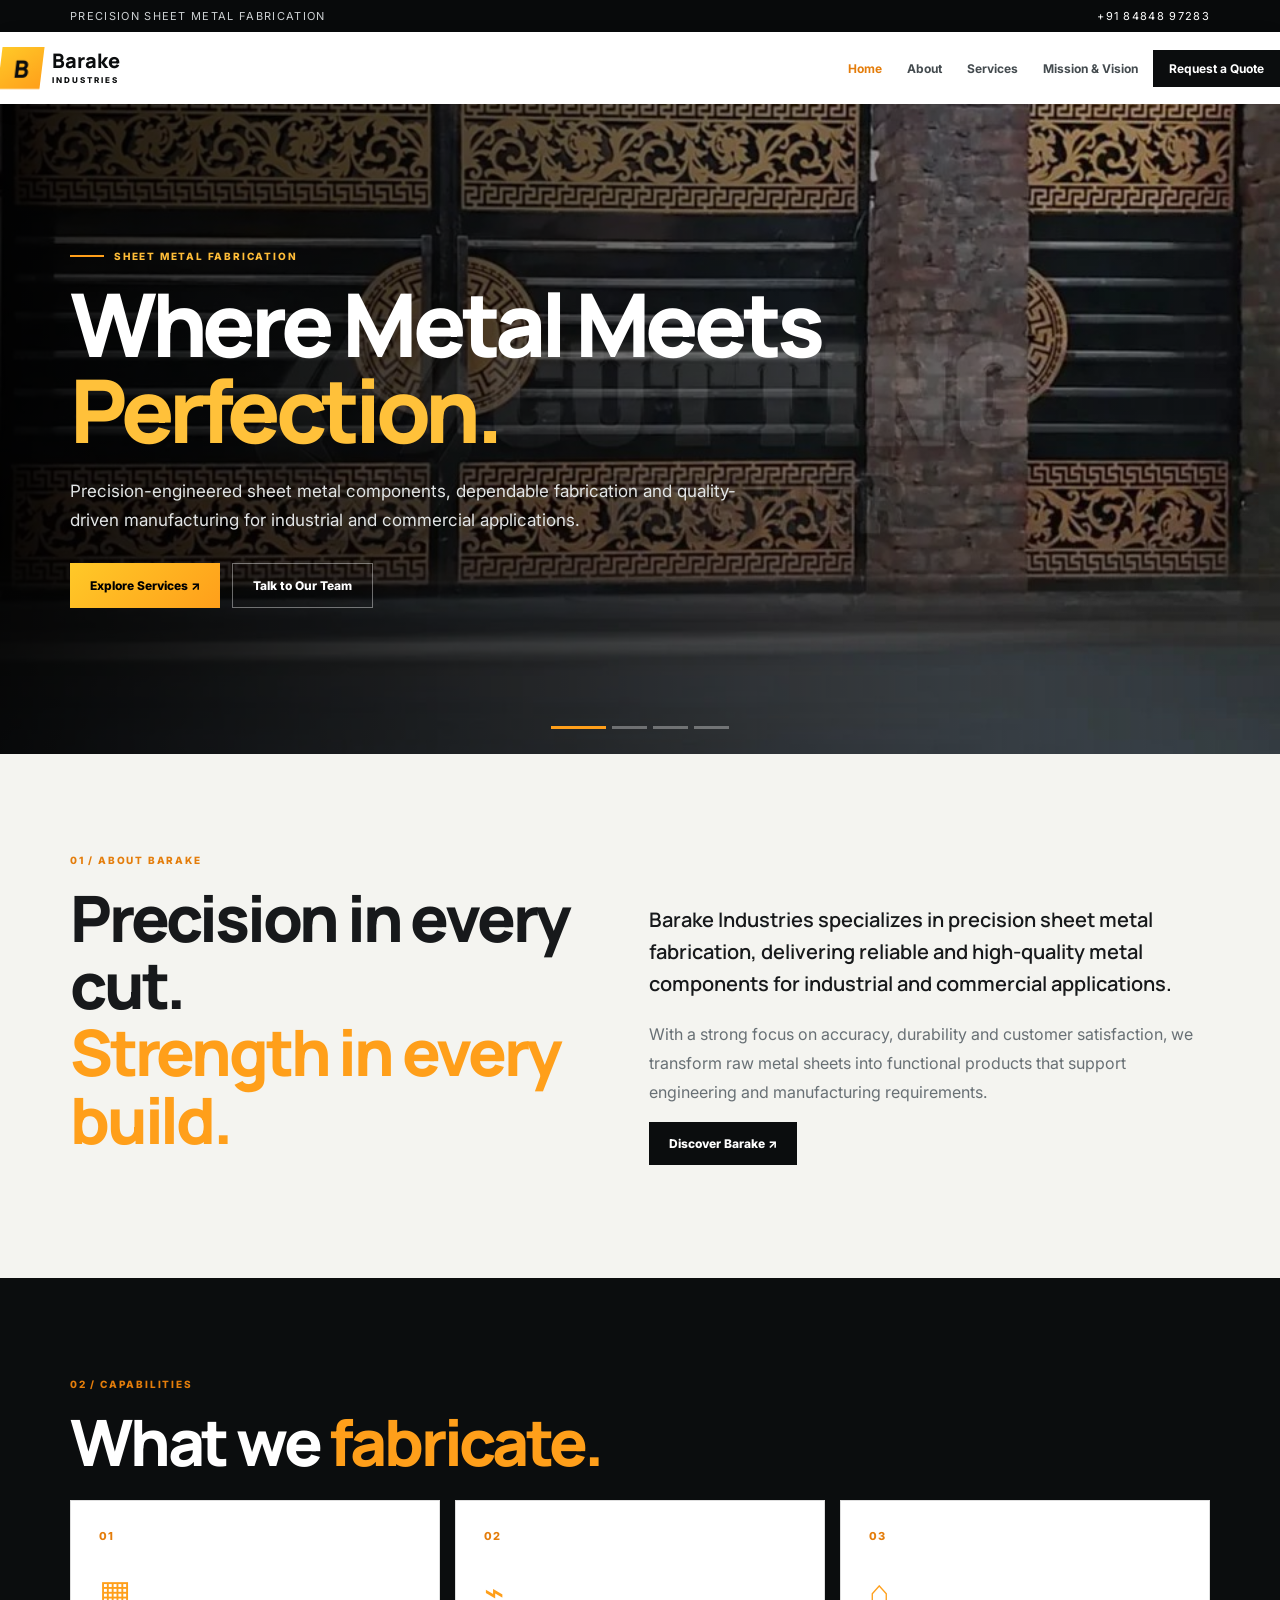
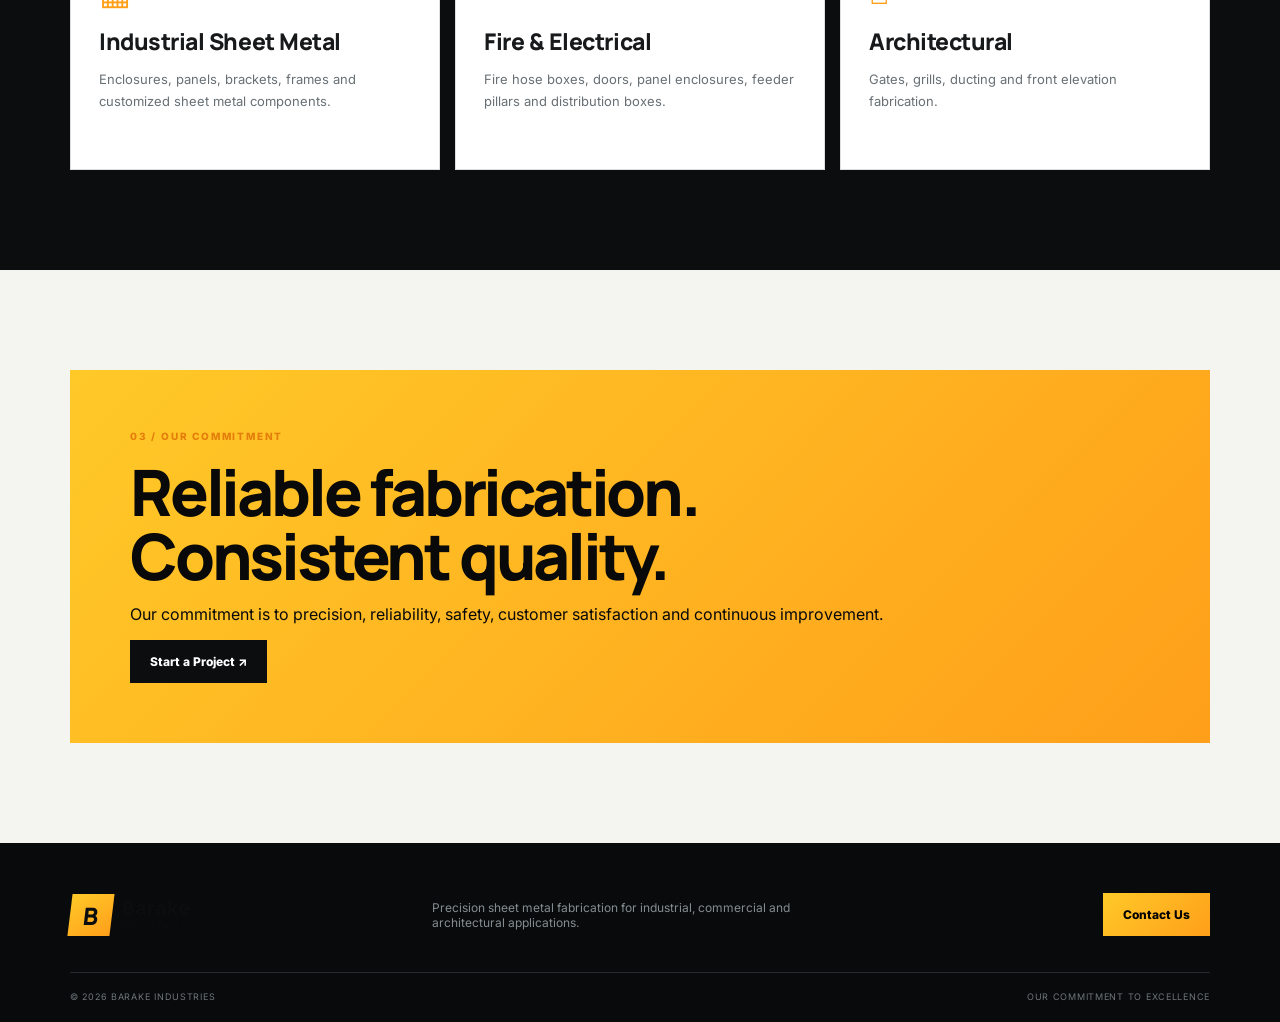
<file: index.html>
<!DOCTYPE html>
<html lang="en">

<head>
    <meta charset="UTF-8">

    <meta name="viewport"
          content="width=device-width, initial-scale=1.0">

    <meta name="description"
          content="Barake Industries - Precision Sheet Metal Fabrication in Pune, Maharashtra">

    <title>Barake Industries | Home</title>

    <link rel="preconnect" href="https://fonts.googleapis.com">
    <link rel="preconnect" href="https://fonts.gstatic.com" crossorigin>

    <link href="https://fonts.googleapis.com/css2?family=Inter:wght@400;500;600;700;800&family=Manrope:wght@500;600;700;800&display=swap"
          rel="stylesheet">

    <link rel="stylesheet" href="style.css">
</head>

<body>

<!-- TOP BAR -->
<div class="topbar">
    <div class="wrap">
        <span>Precision Sheet Metal Fabrication</span>

        <a href="tel:+918484897283">
            +91 84848 97283
        </a>
    </div>
</div>


<!-- NAVBAR -->
<nav class="nav">

    <div class="wrap nav-inner">

        <a class="brand" href="index.html">

            <span class="brand-mark">B</span>

            <span>
                <strong>Barake</strong>
                <small>INDUSTRIES</small>
            </span>

        </a>


        <button class="menu">
            ☰
        </button>


        <div class="nav-links">

            <a class="active" href="index.html">
                Home
            </a>

            <a href="about.html">
                About
            </a>

            <a href="services.html">
                Services
            </a>

            <a href="company.html">
                Mission & Vision
            </a>

            <a href="contact.html" class="nav-cta">
                Request a Quote
            </a>

        </div>

    </div>

</nav>


<!-- HERO -->
<section class="hero">

    <div class="hero-bg"></div>

    <div class="hero-content wrap">

        <div class="eyebrow">
            Sheet Metal Fabrication
        </div>

        <h1>
            Where Metal Meets
            <span>Perfection.</span>
        </h1>

        <p>
            Precision-engineered sheet metal components,
            dependable fabrication and quality-driven
            manufacturing for industrial and commercial
            applications.
        </p>

        <div class="actions">

            <a href="services.html"
               class="btn btn-main">
                Explore Services ↗
            </a>

            <a href="contact.html"
               class="btn btn-outline">
                Talk to Our Team
            </a>

        </div>

    </div>


    <!-- SLIDER DOTS -->
    <div class="dots">

        <button class="active"
                data-slide="0"></button>

        <button data-slide="1"></button>

        <button data-slide="2"></button>

        <button data-slide="3"></button>

    </div>

</section>


<!-- ABOUT INTRO -->
<section class="section">

    <div class="wrap">

        <div class="kicker">
            01 / About Barake
        </div>

        <div class="grid2">

            <div>

                <h2 class="section-title">
                    Precision in every cut.
                    <br>

                    <span>
                        Strength in every build.
                    </span>
                </h2>

            </div>


            <div>

                <p class="lead">
                    Barake Industries specializes in
                    precision sheet metal fabrication,
                    delivering reliable and high-quality
                    metal components for industrial and
                    commercial applications.
                </p>

                <p class="text">
                    With a strong focus on accuracy,
                    durability and customer satisfaction,
                    we transform raw metal sheets into
                    functional products that support
                    engineering and manufacturing
                    requirements.
                </p>

                <a href="about.html"
                   class="btn btn-dark">
                    Discover Barake ↗
                </a>

            </div>

        </div>

    </div>

</section>


<!-- CAPABILITIES -->
<section class="section dark">

    <div class="wrap">

        <div class="kicker">
            02 / Capabilities
        </div>

        <h2 class="section-title">
            What we
            <span>fabricate.</span>
        </h2>


        <div class="grid3">

            <div class="card">

                <div class="num">01</div>

                <div class="icon">▦</div>

                <h3>
                    Industrial Sheet Metal
                </h3>

                <p>
                    Enclosures, panels, brackets,
                    frames and customized sheet metal
                    components.
                </p>

            </div>


            <div class="card">

                <div class="num">02</div>

                <div class="icon">⌁</div>

                <h3>
                    Fire & Electrical
                </h3>

                <p>
                    Fire hose boxes, doors, panel
                    enclosures, feeder pillars and
                    distribution boxes.
                </p>

            </div>


            <div class="card">

                <div class="num">03</div>

                <div class="icon">⌂</div>

                <h3>
                    Architectural
                </h3>

                <p>
                    Gates, grills, ducting and
                    front elevation fabrication.
                </p>

            </div>

        </div>

    </div>

</section>


<!-- CTA -->
<section class="section">

    <div class="wrap quote">

        <div class="kicker">
            03 / Our Commitment
        </div>

        <h2>
            Reliable fabrication.
            <br>
            Consistent quality.
        </h2>

        <p>
            Our commitment is to precision,
            reliability, safety, customer satisfaction
            and continuous improvement.
        </p>

        <a href="contact.html"
           class="btn btn-dark">
            Start a Project ↗
        </a>

    </div>

</section>


<!-- FOOTER -->
<footer class="footer">

    <div class="wrap">

        <div class="footer-main">

            <a class="brand" href="index.html">

                <span class="brand-mark">
                    B
                </span>

                <span>
                    <strong>Barake</strong>
                    <small>INDUSTRIES</small>
                </span>

            </a>

            <p>
                Precision sheet metal fabrication
                for industrial, commercial and
                architectural applications.
            </p>

            <a href="contact.html"
               class="btn btn-main">
                Contact Us
            </a>

        </div>


        <div class="footer-bottom">

            <span>
                © 2026 Barake Industries
            </span>

            <span>
                Our Commitment to Excellence
            </span>

        </div>

    </div>

</footer>


<script src="script.js"></script>

</body>
</html>
</file>
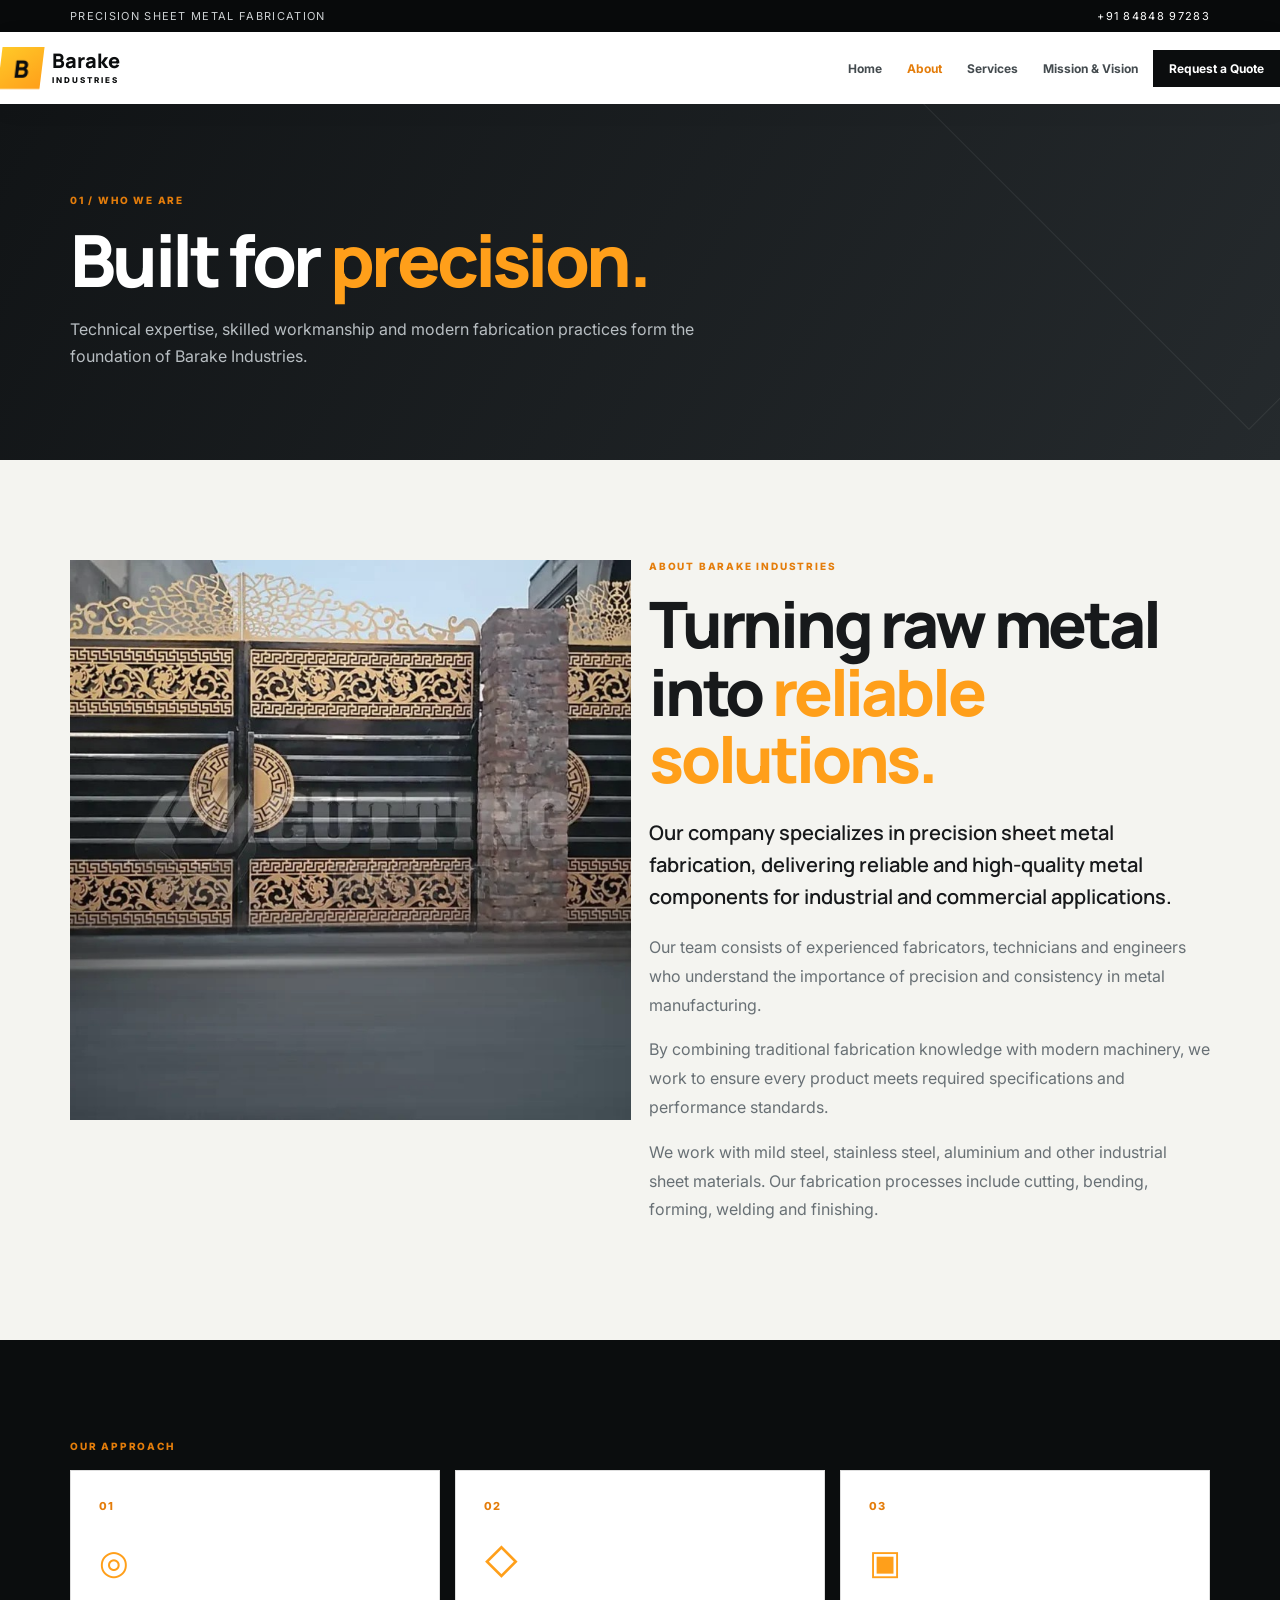
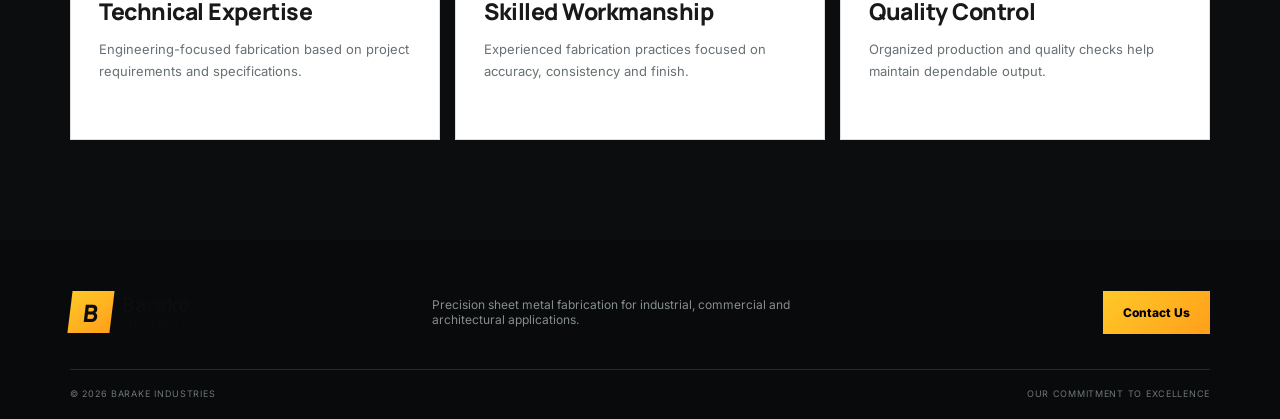
<file: about.html>
<!DOCTYPE html>
<html lang="en">

<head>

    <meta charset="UTF-8">

    <meta name="viewport"
          content="width=device-width, initial-scale=1.0">

    <title>
        About | Barake Industries
    </title>

    <link rel="preconnect"
          href="https://fonts.googleapis.com">

    <link rel="preconnect"
          href="https://fonts.gstatic.com"
          crossorigin>

    <link href="https://fonts.googleapis.com/css2?family=Inter:wght@400;500;600;700;800&family=Manrope:wght@500;600;700;800&display=swap"
          rel="stylesheet">

    <link rel="stylesheet"
          href="style.css">

</head>

<body>


<!-- TOP BAR -->

<div class="topbar">

    <div class="wrap">

        <span>
            Precision Sheet Metal Fabrication
        </span>

        <a href="tel:+918484897283">
            +91 84848 97283
        </a>

    </div>

</div>


<!-- NAVBAR -->

<nav class="nav">

    <div class="wrap nav-inner">

        <a class="brand"
           href="index.html">

            <span class="brand-mark">
                B
            </span>

            <span>
                <strong>Barake</strong>
                <small>INDUSTRIES</small>
            </span>

        </a>


        <button class="menu">
            ☰
        </button>


        <div class="nav-links">

            <a href="index.html">
                Home
            </a>

            <a class="active"
               href="about.html">
                About
            </a>

            <a href="services.html">
                Services
            </a>

            <a href="company.html">
                Mission & Vision
            </a>

            <a href="contact.html"
               class="nav-cta">
                Request a Quote
            </a>

        </div>

    </div>

</nav>


<!-- PAGE HEADER -->

<header class="page-hero">

    <div class="wrap">

        <div class="kicker">
            01 / Who We Are
        </div>

        <h1>
            Built for
            <span>precision.</span>
        </h1>

        <p>
            Technical expertise, skilled workmanship
            and modern fabrication practices form
            the foundation of Barake Industries.
        </p>

    </div>

</header>


<!-- ABOUT -->

<section class="section">

    <div class="wrap">

        <div class="grid2">

            <div>

                <img
                    class="about-image"
                    src="assets/hero-01.jpg"
                    alt="Barake Industries">

            </div>


            <div>

                <div class="kicker">
                    About Barake Industries
                </div>

                <h2 class="section-title">

                    Turning raw metal into
                    <span>
                        reliable solutions.
                    </span>

                </h2>


                <p class="lead">

                    Our company specializes in
                    precision sheet metal fabrication,
                    delivering reliable and high-quality
                    metal components for industrial
                    and commercial applications.

                </p>


                <p class="text">

                    Our team consists of experienced
                    fabricators, technicians and engineers
                    who understand the importance of
                    precision and consistency in metal
                    manufacturing.

                </p>


                <p class="text">

                    By combining traditional fabrication
                    knowledge with modern machinery,
                    we work to ensure every product meets
                    required specifications and performance
                    standards.

                </p>


                <p class="text">

                    We work with mild steel,
                    stainless steel, aluminium and
                    other industrial sheet materials.

                    Our fabrication processes include
                    cutting, bending, forming,
                    welding and finishing.

                </p>

            </div>

        </div>

    </div>

</section>


<!-- APPROACH -->

<section class="section dark">

    <div class="wrap">

        <div class="kicker">
            Our Approach
        </div>


        <div class="grid3">

            <div class="card">

                <div class="num">
                    01
                </div>

                <div class="icon">
                    ◎
                </div>

                <h3>
                    Technical Expertise
                </h3>

                <p>
                    Engineering-focused fabrication
                    based on project requirements
                    and specifications.
                </p>

            </div>


            <div class="card">

                <div class="num">
                    02
                </div>

                <div class="icon">
                    ◇
                </div>

                <h3>
                    Skilled Workmanship
                </h3>

                <p>
                    Experienced fabrication practices
                    focused on accuracy, consistency
                    and finish.
                </p>

            </div>


            <div class="card">

                <div class="num">
                    03
                </div>

                <div class="icon">
                    ▣
                </div>

                <h3>
                    Quality Control
                </h3>

                <p>
                    Organized production and quality
                    checks help maintain dependable
                    output.
                </p>

            </div>

        </div>

    </div>

</section>


<footer class="footer">

    <div class="wrap">

        <div class="footer-main">

            <a class="brand"
               href="index.html">

                <span class="brand-mark">
                    B
                </span>

                <span>
                    <strong>Barake</strong>
                    <small>INDUSTRIES</small>
                </span>

            </a>

            <p>
                Precision sheet metal fabrication
                for industrial, commercial and
                architectural applications.
            </p>

            <a href="contact.html"
               class="btn btn-main">
                Contact Us
            </a>

        </div>


        <div class="footer-bottom">

            <span>
                © 2026 Barake Industries
            </span>

            <span>
                Our Commitment to Excellence
            </span>

        </div>

    </div>

</footer>


<script src="script.js"></script>

</body>
</html>
</file>
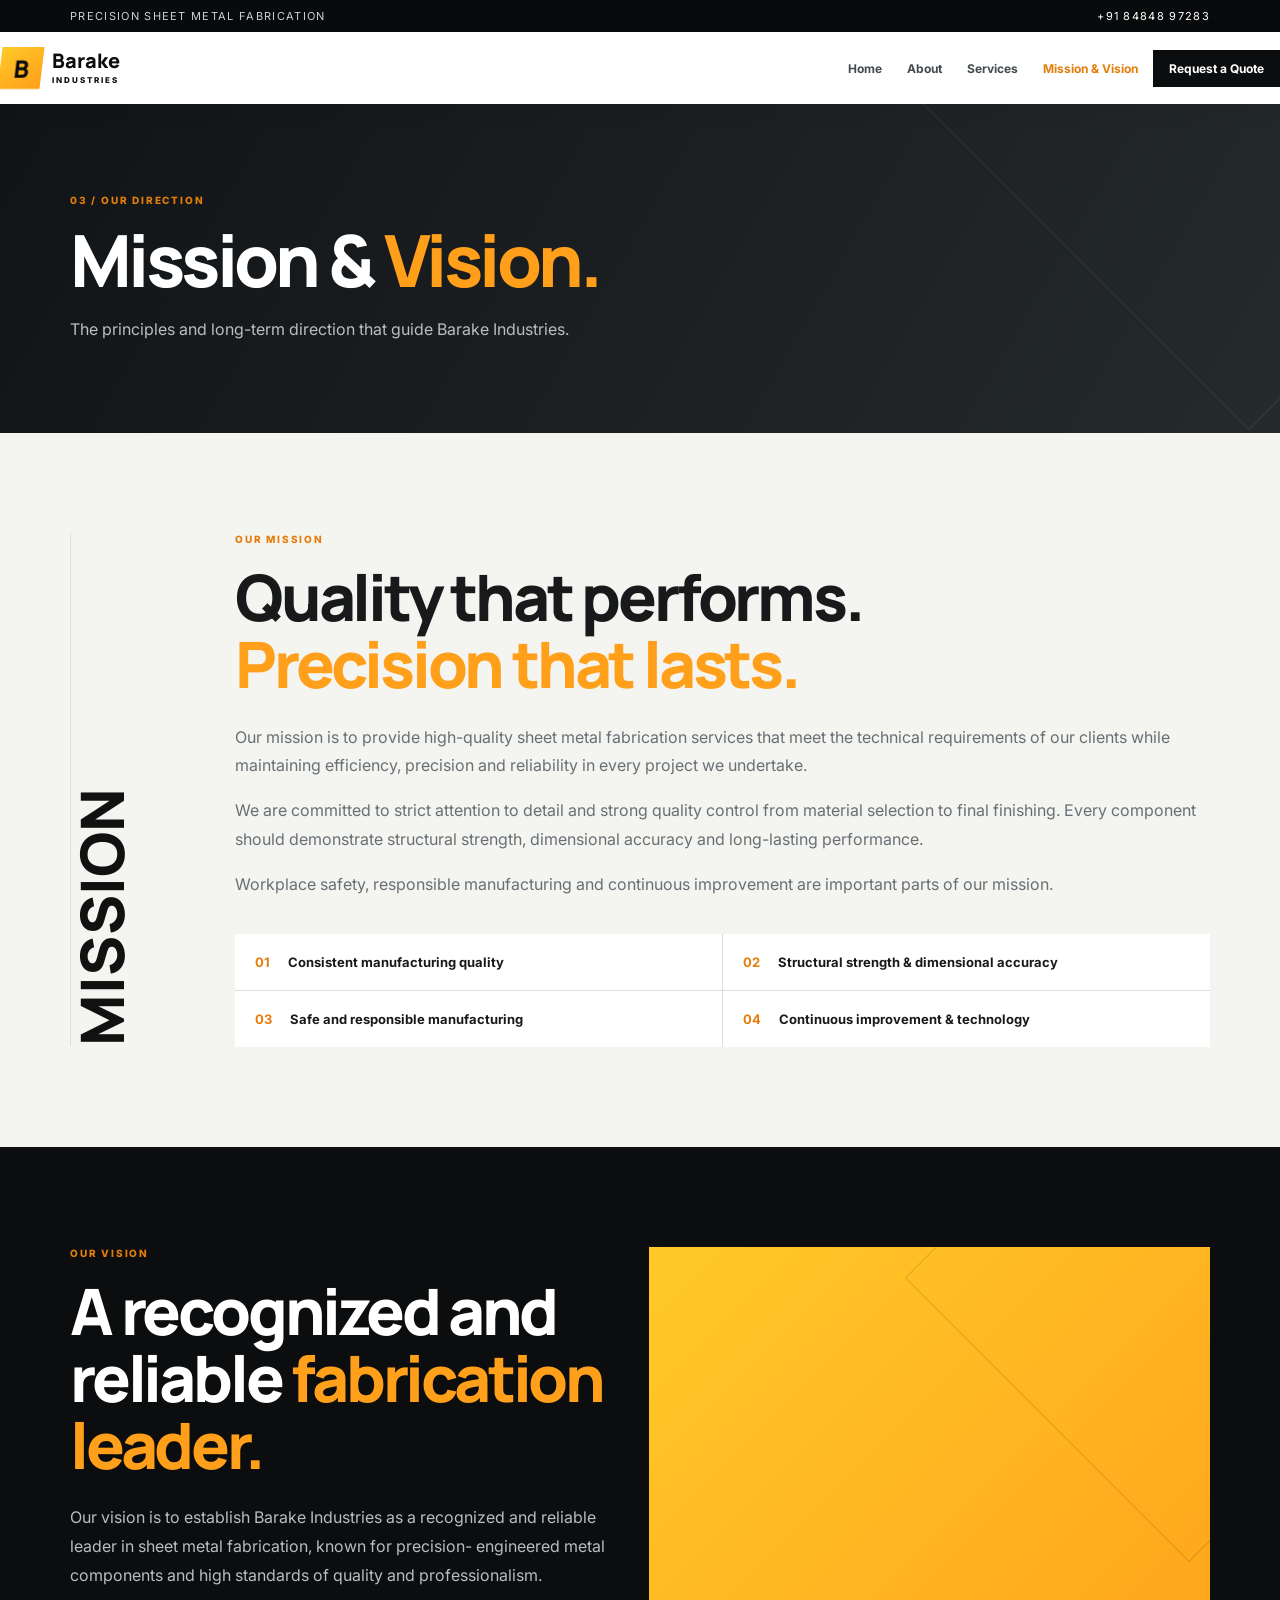
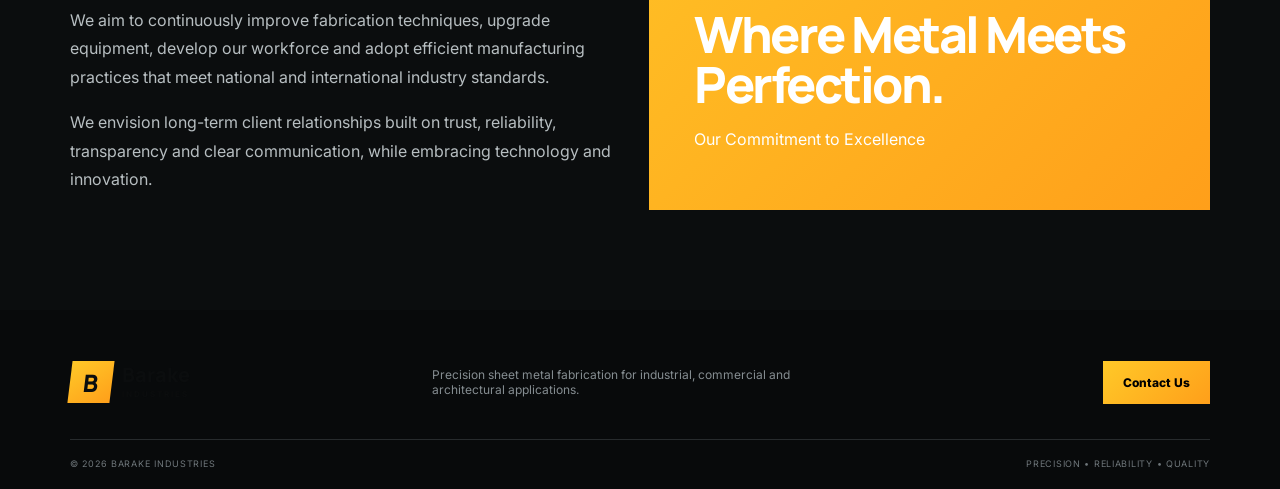
<file: company.html>
<!DOCTYPE html>
<html lang="en">

<head>

    <meta charset="UTF-8">

    <meta name="viewport"
          content="width=device-width, initial-scale=1.0">

    <title>
        Mission & Vision | Barake Industries
    </title>

    <link rel="preconnect"
          href="https://fonts.googleapis.com">

    <link rel="preconnect"
          href="https://fonts.gstatic.com"
          crossorigin>

    <link href="https://fonts.googleapis.com/css2?family=Inter:wght@400;500;600;700;800&family=Manrope:wght@500;600;700;800&display=swap"
          rel="stylesheet">

    <link rel="stylesheet"
          href="style.css">

</head>

<body>


<div class="topbar">

    <div class="wrap">

        <span>
            Precision Sheet Metal Fabrication
        </span>

        <a href="tel:+918484897283">
            +91 84848 97283
        </a>

    </div>

</div>


<nav class="nav">

    <div class="wrap nav-inner">

        <a class="brand"
           href="index.html">

            <span class="brand-mark">
                B
            </span>

            <span>
                <strong>Barake</strong>
                <small>INDUSTRIES</small>
            </span>

        </a>


        <button class="menu">
            ☰
        </button>


        <div class="nav-links">

            <a href="index.html">
                Home
            </a>

            <a href="about.html">
                About
            </a>

            <a href="services.html">
                Services
            </a>

            <a class="active"
               href="company.html">
                Mission & Vision
            </a>

            <a href="contact.html"
               class="nav-cta">
                Request a Quote
            </a>

        </div>

    </div>

</nav>


<header class="page-hero">

    <div class="wrap">

        <div class="kicker">
            03 / Our Direction
        </div>

        <h1>
            Mission &
            <span>Vision.</span>
        </h1>

        <p>
            The principles and long-term direction
            that guide Barake Industries.
        </p>

    </div>

</header>


<!-- MISSION -->

<section class="section">

    <div class="wrap">

        <div class="statement">

            <div class="vertical">
                MISSION
            </div>


            <div>

                <div class="kicker">
                    Our Mission
                </div>

                <h2 class="section-title">

                    Quality that performs.
                    <br>

                    <span>
                        Precision that lasts.
                    </span>

                </h2>


                <p class="text">

                    Our mission is to provide
                    high-quality sheet metal
                    fabrication services that meet
                    the technical requirements of
                    our clients while maintaining
                    efficiency, precision and
                    reliability in every project
                    we undertake.

                </p>


                <p class="text">

                    We are committed to strict
                    attention to detail and strong
                    quality control from material
                    selection to final finishing.

                    Every component should
                    demonstrate structural strength,
                    dimensional accuracy and
                    long-lasting performance.

                </p>


                <p class="text">

                    Workplace safety, responsible
                    manufacturing and continuous
                    improvement are important parts
                    of our mission.

                </p>


                <div class="points">

                    <div class="point">
                        <b>01</b>
                        Consistent manufacturing quality
                    </div>

                    <div class="point">
                        <b>02</b>
                        Structural strength &
                        dimensional accuracy
                    </div>

                    <div class="point">
                        <b>03</b>
                        Safe and responsible manufacturing
                    </div>

                    <div class="point">
                        <b>04</b>
                        Continuous improvement &
                        technology
                    </div>

                </div>

            </div>

        </div>

    </div>

</section>


<!-- VISION -->

<section class="section dark">

    <div class="wrap">

        <div class="grid2">

            <div>

                <div class="kicker">
                    Our Vision
                </div>

                <h2 class="section-title">

                    A recognized and reliable
                    <span>
                        fabrication leader.
                    </span>

                </h2>


                <p class="text">

                    Our vision is to establish
                    Barake Industries as a recognized
                    and reliable leader in sheet metal
                    fabrication, known for precision-
                    engineered metal components and
                    high standards of quality and
                    professionalism.

                </p>


                <p class="text">

                    We aim to continuously improve
                    fabrication techniques, upgrade
                    equipment, develop our workforce
                    and adopt efficient manufacturing
                    practices that meet national and
                    international industry standards.

                </p>


                <p class="text">

                    We envision long-term client
                    relationships built on trust,
                    reliability, transparency and
                    clear communication, while
                    embracing technology and innovation.

                </p>

            </div>


            <div class="vision-box">

                <h3>
                    Where Metal Meets
                    Perfection.
                </h3>

                <p>
                    Our Commitment to Excellence
                </p>

            </div>

        </div>

    </div>

</section>


<footer class="footer">

    <div class="wrap">

        <div class="footer-main">

            <a class="brand"
               href="index.html">

                <span class="brand-mark">
                    B
                </span>

                <span>
                    <strong>Barake</strong>
                    <small>INDUSTRIES</small>
                </span>

            </a>

            <p>
                Precision sheet metal fabrication
                for industrial, commercial and
                architectural applications.
            </p>

            <a href="contact.html"
               class="btn btn-main">
                Contact Us
            </a>

        </div>


        <div class="footer-bottom">

            <span>
                © 2026 Barake Industries
            </span>

            <span>
                Precision • Reliability • Quality
            </span>

        </div>

    </div>

</footer>


<script src="script.js"></script>

</body>
</html>
</file>
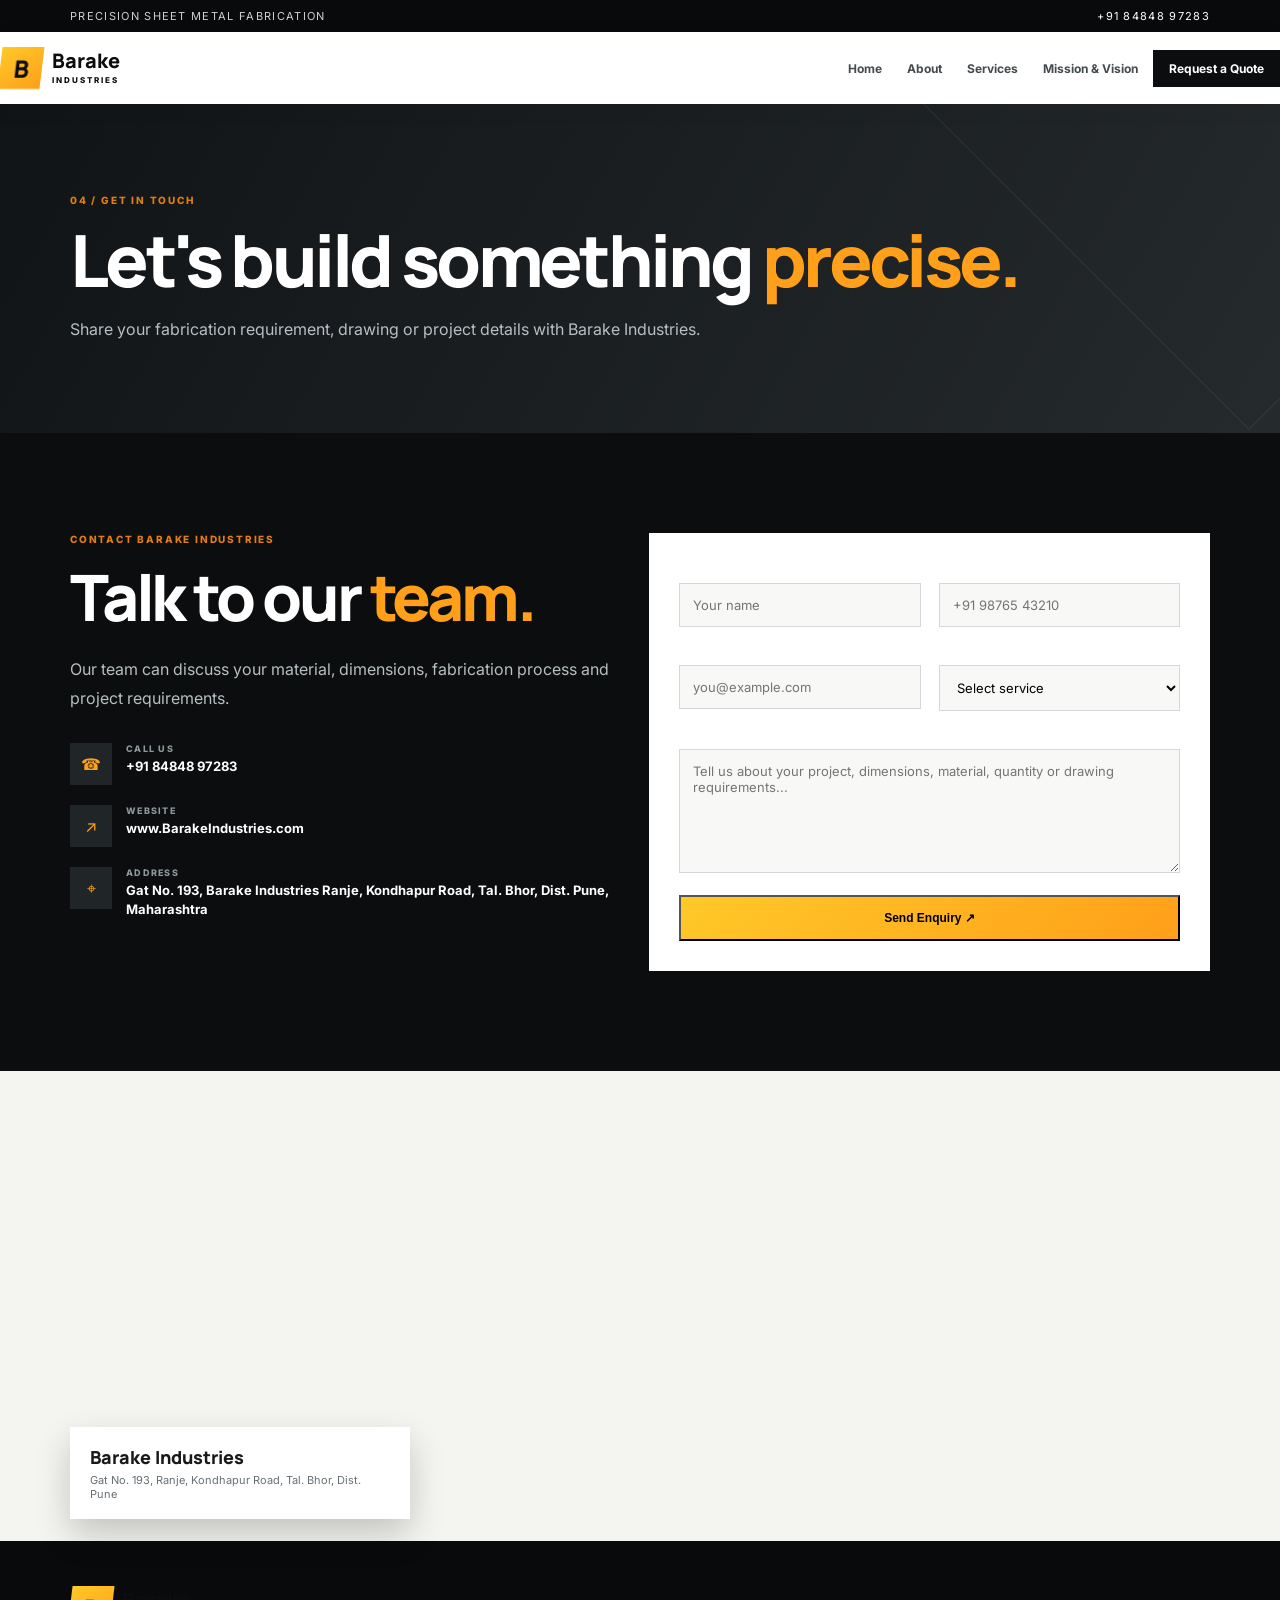
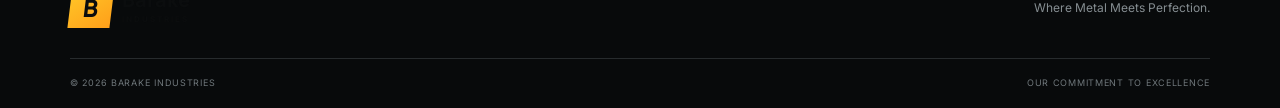
<file: contact.html>
<!DOCTYPE html>
<html lang="en">

<head>

    <meta charset="UTF-8">

    <meta name="viewport"
          content="width=device-width, initial-scale=1.0">

    <title>
        Contact | Barake Industries
    </title>

    <link rel="preconnect"
          href="https://fonts.googleapis.com">

    <link rel="preconnect"
          href="https://fonts.gstatic.com"
          crossorigin>

    <link href="https://fonts.googleapis.com/css2?family=Inter:wght@400;500;600;700;800&family=Manrope:wght@500;600;700;800&display=swap"
          rel="stylesheet">

    <link rel="stylesheet"
          href="style.css">

</head>

<body>


<div class="topbar">

    <div class="wrap">

        <span>
            Precision Sheet Metal Fabrication
        </span>

        <a href="tel:+918484897283">
            +91 84848 97283
        </a>

    </div>

</div>


<nav class="nav">

    <div class="wrap nav-inner">

        <a class="brand"
           href="index.html">

            <span class="brand-mark">
                B
            </span>

            <span>
                <strong>Barake</strong>
                <small>INDUSTRIES</small>
            </span>

        </a>


        <button class="menu">
            ☰
        </button>


        <div class="nav-links">

            <a href="index.html">
                Home
            </a>

            <a href="about.html">
                About
            </a>

            <a href="services.html">
                Services
            </a>

            <a href="company.html">
                Mission & Vision
            </a>

            <a class="nav-cta"
               href="contact.html">
                Request a Quote
            </a>

        </div>

    </div>

</nav>


<header class="page-hero">

    <div class="wrap">

        <div class="kicker">
            04 / Get in Touch
        </div>

        <h1>
            Let's build something
            <span>precise.</span>
        </h1>

        <p>
            Share your fabrication requirement,
            drawing or project details with
            Barake Industries.
        </p>

    </div>

</header>


<section class="section dark">

    <div class="wrap">

        <div class="grid2">


            <!-- CONTACT INFORMATION -->

            <div>

                <div class="kicker">
                    Contact Barake Industries
                </div>

                <h2 class="section-title">

                    Talk to our
                    <span>team.</span>

                </h2>


                <p class="text">

                    Our team can discuss your
                    material, dimensions, fabrication
                    process and project requirements.

                </p>


                <div class="contact-list">


                    <a class="contact-item"
                       href="tel:+918484897283">

                        <span class="contact-icon">
                            ☎
                        </span>

                        <span>

                            <small>
                                CALL US
                            </small>

                            <strong>
                                +91 84848 97283
                            </strong>

                        </span>

                    </a>


                    <a class="contact-item"
                       href="https://www.barakeindustries.com"
                       target="_blank">

                        <span class="contact-icon">
                            ↗
                        </span>

                        <span>

                            <small>
                                WEBSITE
                            </small>

                            <strong>
                                www.BarakeIndustries.com
                            </strong>

                        </span>

                    </a>


                    <div class="contact-item">

                        <span class="contact-icon">
                            ⌖
                        </span>

                        <span>

                            <small>
                                ADDRESS
                            </small>

                            <strong>
                                Gat No. 193,
                                Barake Industries Ranje,
                                Kondhapur Road,
                                Tal. Bhor,
                                Dist. Pune,
                                Maharashtra
                            </strong>

                        </span>

                    </div>


                </div>

            </div>


            <!-- FORM -->

            <div class="form">

                <form
                    action="https://formsubmit.co/aryanpacharne5@gmail.com"
                    method="POST">

                    <!-- Email subject -->
                    <input
                        type="hidden"
                        name="_subject"
                        value="New Enquiry - Barake Industries">

                    <!-- Disable captcha -->
                    <input
                        type="hidden"
                        name="_captcha"
                        value="false">

                    <!-- Redirect after successful submission -->
                    <input
                        type="hidden"
                        name="_next"
                        value="https://www.barakeindustries.com/thank-you.html">


                    <div class="grid2">

                        <!-- NAME -->
                        <div>

                            <label>
                                Name *
                            </label>

                            <input
                                type="text"
                                name="name"
                                placeholder="Your name"
                                required>

                        </div>


                        <!-- PHONE -->
                        <div>

                            <label>
                                Phone *
                            </label>

                            <input
                                type="tel"
                                name="phone"
                                placeholder="+91 98765 43210"
                                required>

                        </div>


                        <!-- EMAIL -->
                        <div>

                            <label>
                                Email *
                            </label>

                            <input
                                type="email"
                                name="email"
                                placeholder="you@example.com"
                                required>

                        </div>


                        <!-- SERVICE -->
                        <div>

                            <label>
                                Requirement
                            </label>

                            <select name="requirement">

                                <option value="">
                                    Select service
                                </option>

                                <option value="Industrial Sheet Metal">
                                    Industrial Sheet Metal
                                </option>

                                <option value="Fire Fabrication">
                                    Fire Fabrication
                                </option>

                                <option value="Electrical Fabrication">
                                    Electrical Fabrication
                                </option>

                                <option value="Architectural Fabrication">
                                    Architectural Fabrication
                                </option>

                                <option value="Custom Components">
                                    Custom Components
                                </option>

                                <option value="Other">
                                    Other
                                </option>

                            </select>

                        </div>

                    </div>


                    <!-- MESSAGE -->

                    <div style="margin-top:18px">

                        <label>
                            Project Details *
                        </label>

                        <textarea
                            name="message"
                            rows="6"
                            placeholder="Tell us about your project, dimensions, material, quantity or drawing requirements..."
                            required></textarea>

                    </div>


                    <!-- SUBMIT -->

                    <button
                        type="submit"
                        class="btn btn-main"
                        style="width:100%;margin-top:18px">

                        Send Enquiry ↗

                    </button>

                </form>

            </div>

        </div>

    </div>

</section>


<!-- MAP -->

<div class="map">

    <iframe
        title="Barake Industries location"
        src="https://www.google.com/maps?q=Gat+No+193+Barake+Industries+Ranje+Kondhapur+Road+Bhor+Pune+Maharashtra&output=embed"
        loading="lazy"
        allowfullscreen>
    </iframe>


    <div class="map-card">

        <strong>
            Barake Industries
        </strong>

        <p>
            Gat No. 193,
            Ranje, Kondhapur Road,
            Tal. Bhor,
            Dist. Pune
        </p>

    </div>

</div>


<footer class="footer">

    <div class="wrap">

        <div class="footer-main">

            <a class="brand"
               href="index.html">

                <span class="brand-mark">
                    B
                </span>

                <span>
                    <strong>Barake</strong>
                    <small>INDUSTRIES</small>
                </span>

            </a>

            <p>
                Where Metal Meets Perfection.
            </p>

        </div>


        <div class="footer-bottom">

            <span>
                © 2026 Barake Industries
            </span>

            <span>
                Our Commitment to Excellence
            </span>

        </div>

    </div>

</footer>


<script src="script.js"></script>

</body>
</html>
</file>
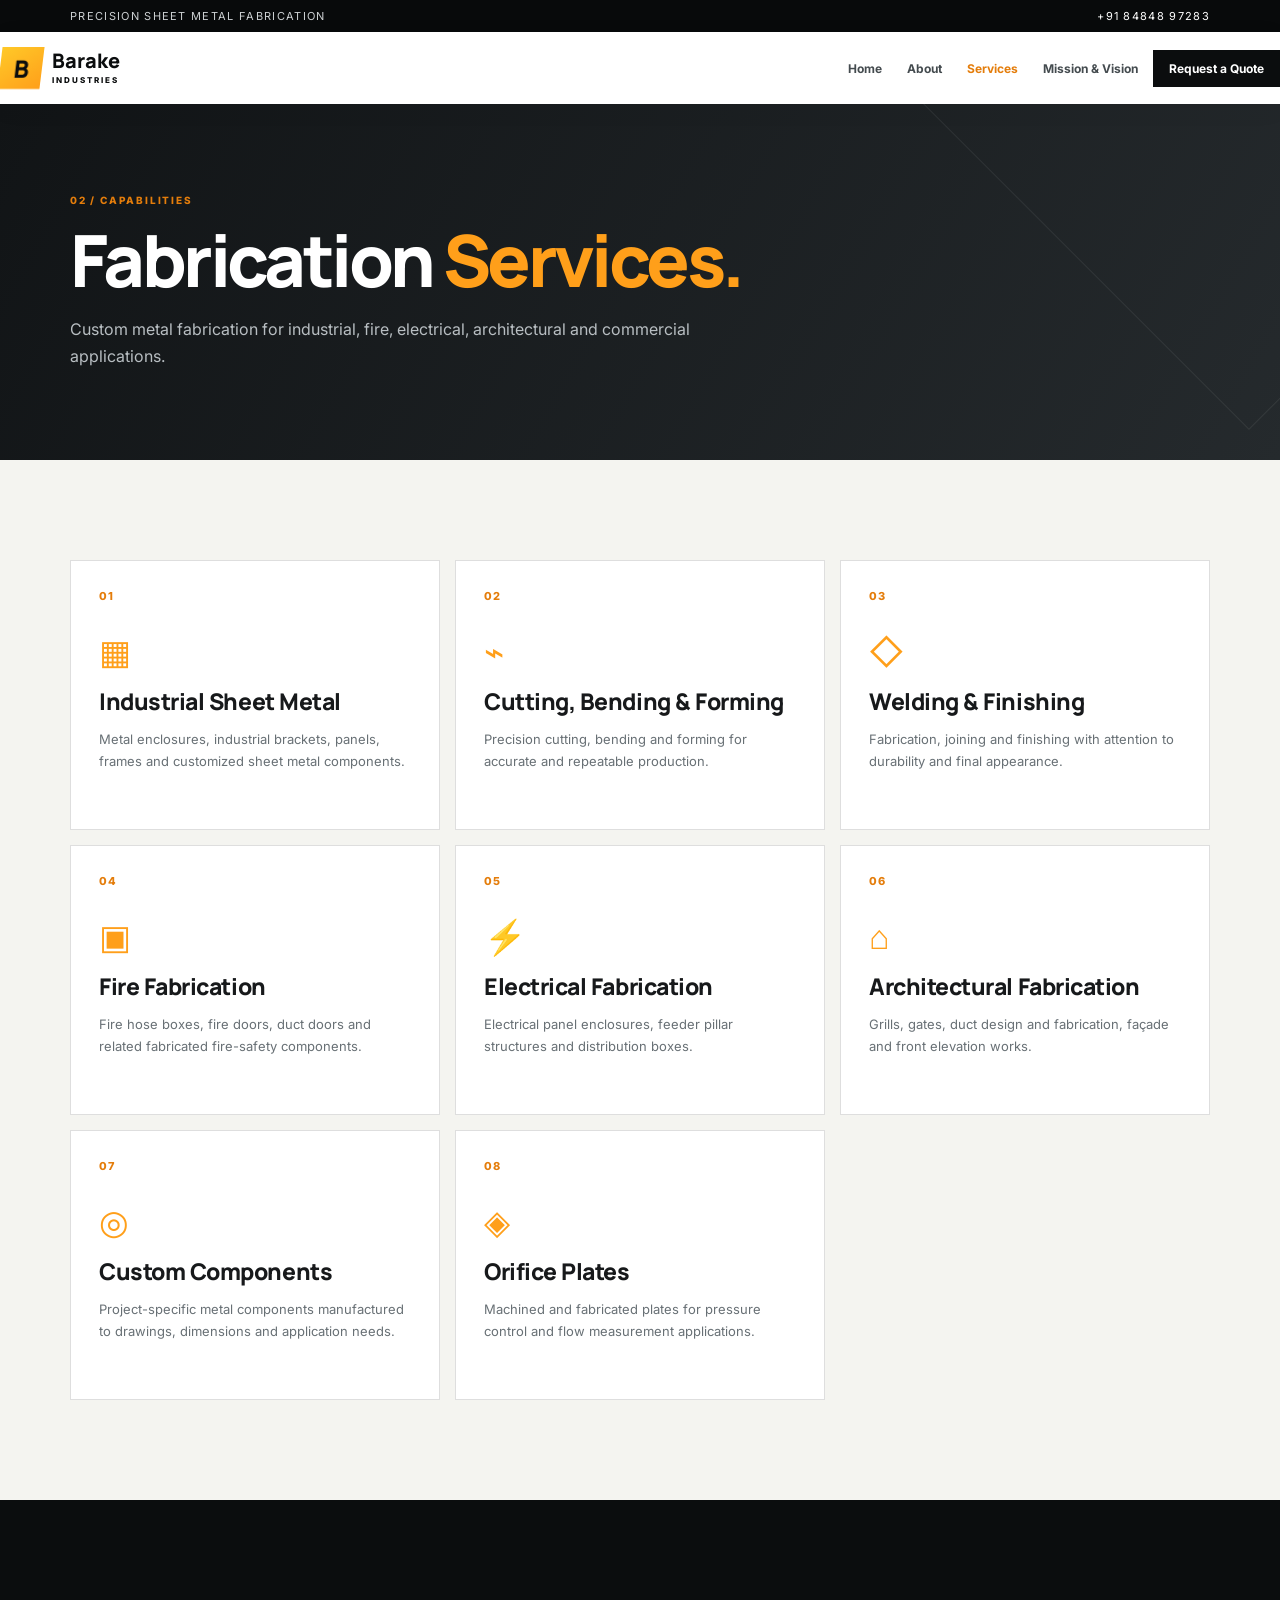
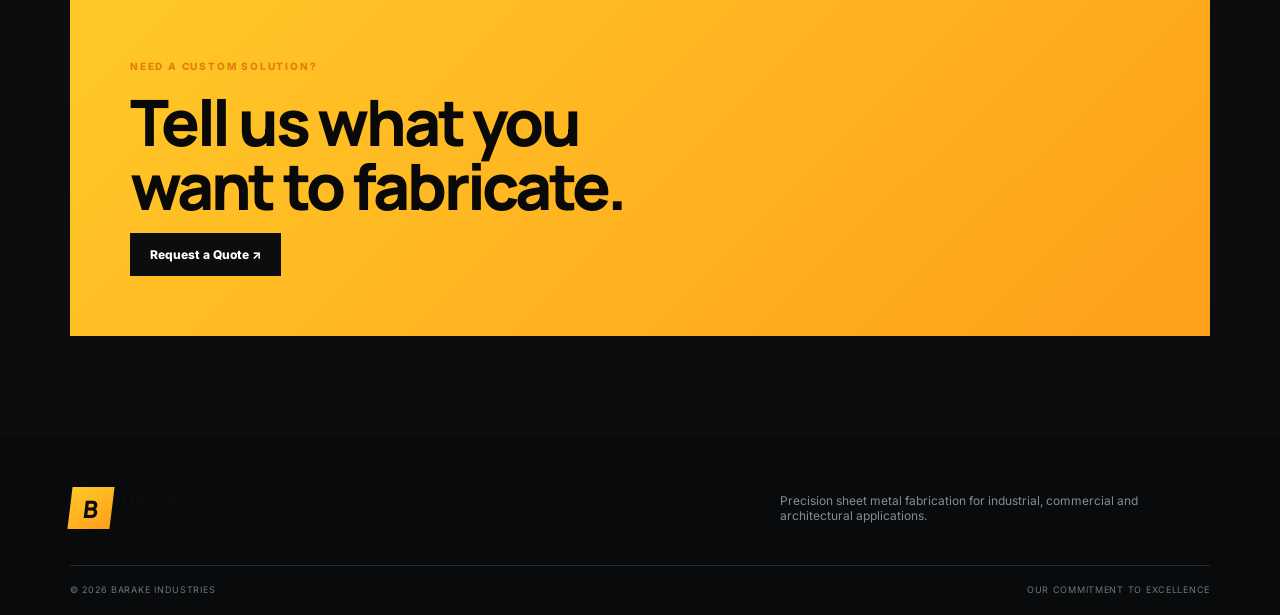
<file: services.html>
<!DOCTYPE html>
<html lang="en">

<head>

    <meta charset="UTF-8">

    <meta name="viewport"
          content="width=device-width, initial-scale=1.0">

    <title>
        Services | Barake Industries
    </title>

    <link rel="preconnect"
          href="https://fonts.googleapis.com">

    <link rel="preconnect"
          href="https://fonts.gstatic.com"
          crossorigin>

    <link href="https://fonts.googleapis.com/css2?family=Inter:wght@400;500;600;700;800&family=Manrope:wght@500;600;700;800&display=swap"
          rel="stylesheet">

    <link rel="stylesheet"
          href="style.css">

</head>

<body>


<div class="topbar">

    <div class="wrap">

        <span>
            Precision Sheet Metal Fabrication
        </span>

        <a href="tel:+918484897283">
            +91 84848 97283
        </a>

    </div>

</div>


<nav class="nav">

    <div class="wrap nav-inner">

        <a class="brand"
           href="index.html">

            <span class="brand-mark">
                B
            </span>

            <span>
                <strong>Barake</strong>
                <small>INDUSTRIES</small>
            </span>

        </a>


        <button class="menu">
            ☰
        </button>


        <div class="nav-links">

            <a href="index.html">
                Home
            </a>

            <a href="about.html">
                About
            </a>

            <a class="active"
               href="services.html">
                Services
            </a>

            <a href="company.html">
                Mission & Vision
            </a>

            <a href="contact.html"
               class="nav-cta">
                Request a Quote
            </a>

        </div>

    </div>

</nav>


<header class="page-hero">

    <div class="wrap">

        <div class="kicker">
            02 / Capabilities
        </div>

        <h1>
            Fabrication
            <span>Services.</span>
        </h1>

        <p>
            Custom metal fabrication for industrial,
            fire, electrical, architectural and
            commercial applications.
        </p>

    </div>

</header>


<section class="section">

    <div class="wrap">

        <div class="grid3">


            <div class="card">

                <div class="num">
                    01
                </div>

                <div class="icon">
                    ▦
                </div>

                <h3>
                    Industrial Sheet Metal
                </h3>

                <p>
                    Metal enclosures, industrial
                    brackets, panels, frames and
                    customized sheet metal components.
                </p>

            </div>


            <div class="card">

                <div class="num">
                    02
                </div>

                <div class="icon">
                    ⌁
                </div>

                <h3>
                    Cutting, Bending & Forming
                </h3>

                <p>
                    Precision cutting, bending and
                    forming for accurate and repeatable
                    production.
                </p>

            </div>


            <div class="card">

                <div class="num">
                    03
                </div>

                <div class="icon">
                    ◇
                </div>

                <h3>
                    Welding & Finishing
                </h3>

                <p>
                    Fabrication, joining and finishing
                    with attention to durability and
                    final appearance.
                </p>

            </div>


            <div class="card">

                <div class="num">
                    04
                </div>

                <div class="icon">
                    ▣
                </div>

                <h3>
                    Fire Fabrication
                </h3>

                <p>
                    Fire hose boxes, fire doors,
                    duct doors and related fabricated
                    fire-safety components.
                </p>

            </div>


            <div class="card">

                <div class="num">
                    05
                </div>

                <div class="icon">
                    ⚡
                </div>

                <h3>
                    Electrical Fabrication
                </h3>

                <p>
                    Electrical panel enclosures,
                    feeder pillar structures and
                    distribution boxes.
                </p>

            </div>


            <div class="card">

                <div class="num">
                    06
                </div>

                <div class="icon">
                    ⌂
                </div>

                <h3>
                    Architectural Fabrication
                </h3>

                <p>
                    Grills, gates, duct design and
                    fabrication, façade and front
                    elevation works.
                </p>

            </div>


            <div class="card">

                <div class="num">
                    07
                </div>

                <div class="icon">
                    ◎
                </div>

                <h3>
                    Custom Components
                </h3>

                <p>
                    Project-specific metal components
                    manufactured to drawings,
                    dimensions and application needs.
                </p>

            </div>


            <div class="card">

                <div class="num">
                    08
                </div>

                <div class="icon">
                    ◈
                </div>

                <h3>
                    Orifice Plates
                </h3>

                <p>
                    Machined and fabricated plates
                    for pressure control and flow
                    measurement applications.
                </p>

            </div>

        </div>

    </div>

</section>


<section class="section dark">

    <div class="wrap quote">

        <div class="kicker">
            Need a Custom Solution?
        </div>

        <h2>
            Tell us what you
            <br>
            want to fabricate.
        </h2>

        <a href="contact.html"
           class="btn btn-dark">
            Request a Quote ↗
        </a>

    </div>

</section>


<footer class="footer">

    <div class="wrap">

        <div class="footer-main">

            <a class="brand"
               href="index.html">

                <span class="brand-mark">
                    B
                </span>

                <span>
                    <strong>Barake</strong>
                    <small>INDUSTRIES</small>
                </span>

            </a>

            <p>
                Precision sheet metal fabrication
                for industrial, commercial and
                architectural applications.
            </p>

        </div>


        <div class="footer-bottom">

            <span>
                © 2026 Barake Industries
            </span>

            <span>
                Our Commitment to Excellence
            </span>

        </div>

    </div>

</footer>


<script src="script.js"></script>

</body>
</html>
</file>
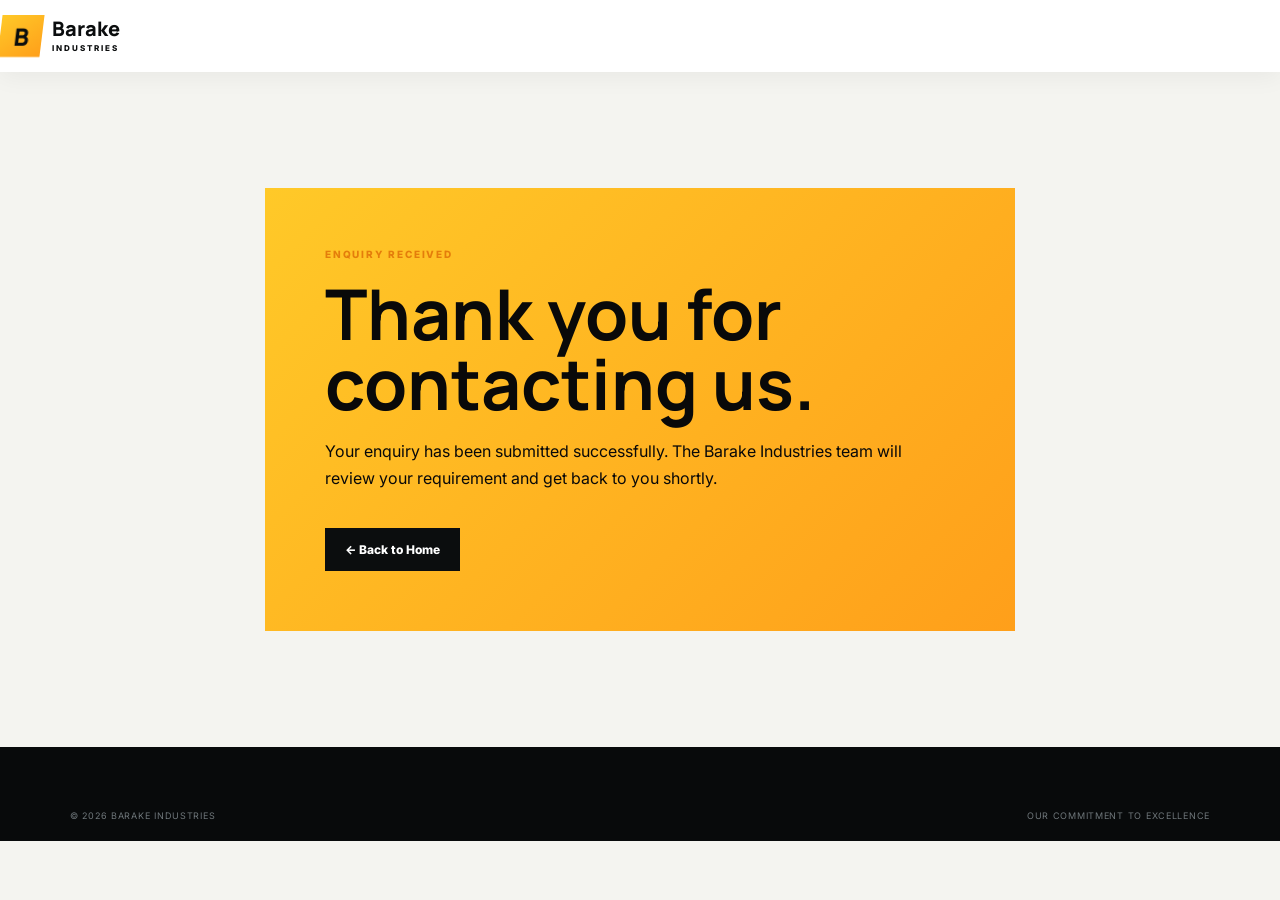
<file: thank-you.html>
<!DOCTYPE html>
<html lang="en">

<head>

    <meta charset="UTF-8">

    <meta name="viewport"
          content="width=device-width, initial-scale=1.0">

    <title>
        Thank You | Barake Industries
    </title>

    <link rel="preconnect"
          href="https://fonts.googleapis.com">

    <link rel="preconnect"
          href="https://fonts.gstatic.com"
          crossorigin>

    <link href="https://fonts.googleapis.com/css2?family=Inter:wght@400;500;600;700;800&family=Manrope:wght@500;600;700;800&display=swap"
          rel="stylesheet">

    <link rel="stylesheet"
          href="style.css">

</head>


<body>


<nav class="nav">

    <div class="wrap nav-inner">

        <a class="brand"
           href="index.html">

            <span class="brand-mark">
                B
            </span>

            <span>
                <strong>Barake</strong>
                <small>INDUSTRIES</small>
            </span>

        </a>

    </div>

</nav>


<section
    class="section"
    style="min-height:75vh;display:grid;place-items:center;">

    <div
        class="quote"
        style="max-width:750px;width:100%;">

        <div class="kicker">
            Enquiry Received
        </div>

        <h1
            style="
                font-family:var(--head);
                font-size:clamp(40px,6vw,70px);
                line-height:1;
                margin:0 0 20px;
            ">

            Thank you for
            <br>
            contacting us.

        </h1>


        <p
            style="
                font-size:16px;
                line-height:1.7;
                max-width:600px;
            ">

            Your enquiry has been submitted
            successfully.

            The Barake Industries team will
            review your requirement and get
            back to you shortly.

        </p>


        <a
            href="index.html"
            class="btn btn-dark"
            style="margin-top:20px;">

            ← Back to Home

        </a>

    </div>

</section>


<footer class="footer">

    <div class="wrap">

        <div class="footer-bottom">

            <span>
                © 2026 Barake Industries
            </span>

            <span>
                Our Commitment to Excellence
            </span>

        </div>

    </div>

</footer>


</body>
</html>
</file>
<file: style.css>
:root {
    --orange: #ff9f1a;
    --gold: #ffc928;
    --dark: #0b0d0e;
    --dark2: #15191b;
    --light: #f4f4f0;
    --text: #17191b;
    --muted: #687075;
    --white: #ffffff;

    --head: "Manrope", sans-serif;
    --body: "Inter", sans-serif;
}


* {
    box-sizing: border-box;
}


html {
    scroll-behavior: smooth;
    scroll-padding-top: 85px;
}


body {
    margin: 0;
    font-family: var(--body);
    color: var(--text);
    background: var(--light);
    overflow-x: hidden;
}


a {
    text-decoration: none;
}


img {
    max-width: 100%;
    display: block;
}


/* TOP BAR */

.topbar {
    background: #080a0b;
    color: #cdd1d3;
    font-size: 11px;
    letter-spacing: .12em;
    text-transform: uppercase;
}


.topbar .wrap {
    display: flex;
    justify-content: space-between;
    align-items: center;
    min-height: 32px;
}


.topbar a {
    color: white;
}


/* CONTAINER */

.wrap {
    width: min(1140px, calc(100% - 32px));
    margin: auto;
}


/* NAVBAR */

.nav {
    height: 72px;
    background: rgba(255,255,255,.95);
    backdrop-filter: blur(14px);

    display: flex;
    align-items: center;

    position: sticky;
    top: 0;

    z-index: 1000;

    box-shadow: 0 5px 25px #0000000d;
}


.nav-inner {
    display: flex;
    align-items: center;
    justify-content: space-between;

    width: 100%;
}


.brand {
    display: flex;
    align-items: center;
    gap: 10px;

    color: #0b0d0e;
}


.brand-mark {
    width: 42px;
    height: 42px;

    display: grid;
    place-items: center;

    background:
        linear-gradient(
            145deg,
            var(--gold),
            var(--orange)
        );

    font: 800 24px var(--head);

    transform: skew(-7deg);
}


.brand strong {
    display: block;

    font: 800 20px var(--head);

    line-height: 1;
}


.brand small {
    display: block;

    font-size: 8px;

    letter-spacing: .25em;

    font-weight: 800;

    margin-top: 4px;
}


.nav-links {
    display: flex;
    align-items: center;
    gap: 5px;
}


.nav-links a {
    font-size: 12px;
    font-weight: 700;

    color: #444b4f;

    padding: 10px;
}


.nav-links a:hover,
.nav-links a.active {
    color: #e47d0b;
}


.nav-cta {
    background: #0b0d0e !important;
    color: white !important;

    padding: 11px 16px !important;
}


.menu {
    display: none;

    background: none;

    border: 0;

    font-size: 27px;
}


/* HERO */

.hero {
    position: relative;

    min-height: 650px;

    display: flex;
    align-items: center;

    color: white;

    overflow: hidden;

    background: #111;
}


.hero-bg {
    position: absolute;
    inset: 0;

    background-size: cover;
    background-position: center;

    transition:
        background-image 1s;
}


.hero:after {
    content: "";

    position: absolute;
    inset: 0;

    background:
        linear-gradient(
            90deg,
            #000d 0%,
            #0009 45%,
            #0002 100%
        );
}


.hero-content {
    position: relative;

    z-index: 2;

    padding: 90px 0;
}


.eyebrow,
.kicker {
    font-size: 10px;

    letter-spacing: .18em;

    font-weight: 800;

    text-transform: uppercase;

    color: #e47d0b;

    margin-bottom: 18px;
}


.eyebrow {
    color: #ffbd38;

    display: flex;

    gap: 10px;

    align-items: center;
}


.eyebrow:before {
    content: "";

    width: 34px;
    height: 2px;

    background: var(--orange);
}


.hero h1 {
    font:
        800
        clamp(48px,7vw,88px)
        /
        .98
        var(--head);

    letter-spacing: -.06em;

    max-width: 850px;

    margin: 0 0 25px;
}


.hero h1 span {
    color: #ffc13a;
}


.hero p {
    max-width: 670px;

    color: #e2e5e6;

    line-height: 1.7;

    font-size: 17px;
}


.actions {
    display: flex;

    gap: 12px;

    flex-wrap: wrap;

    margin-top: 28px;
}


/* BUTTONS */

.btn {
    display: inline-flex;

    align-items: center;

    justify-content: center;

    padding: 14px 20px;

    font-size: 12px;

    font-weight: 800;

    transition: .25s;
}


.btn-main {
    background:
        linear-gradient(
            135deg,
            var(--gold),
            var(--orange)
        );

    color: #000;
}


.btn-main:hover {
    transform: translateY(-3px);

    box-shadow:
        0 15px 30px
        #ff9f1a33;
}


.btn-dark {
    background: #0b0d0e;

    color: white;
}


.btn-outline {
    border: 1px solid #ffffff66;

    color: white;
}


.btn-outline:hover {
    background: white;

    color: black;
}


/* HERO DOTS */

.dots {
    position: absolute;

    z-index: 3;

    bottom: 25px;

    left: 50%;

    transform: translateX(-50%);

    display: flex;

    gap: 6px;
}


.dots button {
    width: 35px;
    height: 3px;

    border: 0;

    background: #ffffff55;
}


.dots button.active {
    background: var(--orange);

    width: 55px;
}


/* PAGE HERO */

.page-hero {
    background:
        linear-gradient(
            120deg,
            #111416,
            #252a2d
        );

    color: white;

    padding: 90px 0;

    position: relative;

    overflow: hidden;
}


.page-hero:after {
    content: "";

    position: absolute;

    width: 500px;
    height: 500px;

    border: 1px solid #ffffff12;

    transform: rotate(45deg);

    right: -220px;
    top: -280px;
}


.page-hero h1 {
    font:
        800
        clamp(45px,6vw,72px)
        /
        1
        var(--head);

    letter-spacing: -.05em;

    margin: 0;
}


.page-hero h1 span {
    color: var(--orange);
}


.page-hero p {
    max-width: 650px;

    color: #b8bec2;

    line-height: 1.7;

    margin: 20px 0 0;
}


/* SECTIONS */

.section {
    padding: 100px 0;
}


.section-title {
    font:
        800
        clamp(38px,5vw,65px)
        /
        1.05
        var(--head);

    letter-spacing: -.05em;

    margin: 0 0 25px;
}


.section-title span {
    color: var(--orange);
}


.lead {
    font:
        600
        20px
        /
        1.6
        var(--head);
}


.text {
    color: var(--muted);

    line-height: 1.8;
}


.dark {
    background: var(--dark);

    color: white;
}


.dark .text {
    color: #b7bec1;
}


/* GRID */

.grid2 {
    display: grid;

    grid-template-columns:
        repeat(2,1fr);

    gap: 18px;
}


.grid3 {
    display: grid;

    grid-template-columns:
        repeat(3,1fr);

    gap: 15px;
}


/* ABOUT IMAGE */

.about-image {
    height: 560px;

    width: 100%;

    object-fit: cover;

    filter: saturate(.8);
}


/* CARDS */
/* =========================
   CARDS
========================= */

.card {
    background: #ffffff;

    color: #17191b;

    border: 1px solid #dedede;

    padding: 28px;

    min-height: 270px;

    position: relative;

    overflow: hidden;

    transition:
        transform 0.3s ease,
        box-shadow 0.3s ease,
        border-color 0.3s ease;
}


/* IMPORTANT:
   Cards stay white even inside the dark section */

.dark .card {
    background: #ffffff;

    color: #17191b;
}


/* CARD HOVER */

.card:hover {
    transform: translateY(-8px);

    box-shadow:
        0 20px 45px rgba(0, 0, 0, 0.12);

    border-color: #ff9f1a;

    border-top:
        4px solid #ff9f1a;
}


/* CARD NUMBER */

.card .num {
    font-size: 11px;

    font-weight: 800;

    color: #e47d0b;

    letter-spacing: 0.05em;
}


/* CARD ICON */

.card .icon {
    font-size: 34px;

    color: #ff9f1a;

    margin: 28px 0 16px;
}


/* CARD TITLE */

.card h3,
.dark .card h3 {
    color: #17191b !important;

    font-family: var(--head);

    font-size: 23px;

    font-weight: 800;

    line-height: 1.2;

    letter-spacing: -0.02em;

    margin: 0 0 12px;
}


/* CARD DESCRIPTION */

.card p,
.dark .card p {
    color: #687075 !important;

    font-family: var(--body);

    font-size: 13px;

    font-weight: 400;

    line-height: 1.7;

    margin: 0;
}


/* CARD LINKS */

.card a {
    color: #e47d0b;
}

.card a:hover {
    color: #ff9f1a;
}


/* CTA */

.quote {
    background:
        linear-gradient(
            135deg,
            var(--gold),
            var(--orange)
        );

    padding: 60px;

    color: #090909;
}


.quote h2 {
    font:
        800
        clamp(35px,5vw,65px)
        /
        1
        var(--head);

    letter-spacing: -.05em;

    margin: 0 0 15px;
}


/* MISSION */

.statement {
    display: grid;

    grid-template-columns:
        120px 1fr;

    gap: 45px;
}


.vertical {
    writing-mode:
        vertical-rl;

    transform:
        rotate(180deg);

    font:
        800
        60px
        /
        1
        var(--head);

    border-right:
        1px solid #ddd;

    color: #111;
}


.points {
    display: grid;

    grid-template-columns:
        1fr 1fr;

    margin-top: 35px;

    background: #ddd;

    gap: 1px;
}


.point {
    background: white;

    padding: 20px;

    font-size: 13px;

    font-weight: 700;
}


.point b {
    color: #e47d0b;

    margin-right: 15px;
}


/* VISION */

.vision-box {
    min-height: 440px;

    background:
        linear-gradient(
            135deg,
            var(--gold),
            var(--orange)
        );

    padding: 45px;

    display: flex;

    flex-direction: column;

    justify-content: end;

    position: relative;

    overflow: hidden;
}


.vision-box:before {
    content: "";

    position: absolute;

    width: 400px;
    height: 400px;

    border: 1px solid #0002;

    transform: rotate(45deg);

    right: -180px;
    top: -170px;
}


.vision-box h3 {
    position: relative;

    font:
        800
        50px
        /
        1
        var(--head);

    letter-spacing: -.05em;

    margin: 0;
}


.vision-box p {
    position: relative;

    margin-top: 20px;
}


/* FORM */

.form {
    background: white;

    padding: 30px;
}


.form label {
    display: block;

    font-size: 10px;

    font-weight: 800;

    letter-spacing: .12em;

    text-transform: uppercase;

    margin-bottom: 8px;
}


.form input,
.form select,
.form textarea {
    width: 100%;

    padding: 13px;

    border:
        1px solid #d5d8d9;

    background: #f8f8f6;

    outline: none;

    font:
        13px
        var(--body);
}


.form textarea {
    resize: vertical;
}


.form input:focus,
.form select:focus,
.form textarea:focus {
    border-color:
        var(--orange);

    box-shadow:
        0 0 0 3px
        #ff9f1a1a;
}


/* CONTACT */

.contact-list {
    display: grid;

    gap: 20px;

    margin-top: 30px;
}


.contact-item {
    display: flex;

    gap: 14px;

    color: white;
}


.contact-icon {
    width: 42px;
    height: 42px;

    display: grid;

    place-items: center;

    background: #202528;

    color: var(--orange);

    flex: 0 0 42px;
}


.contact-item small {
    display: block;

    color: #8e979b;

    font-size: 9px;

    letter-spacing: .14em;

    font-weight: 800;
}


.contact-item strong {
    display: block;

    font-size: 13px;

    line-height: 1.5;

    margin-top: 3px;
}


/* MAP */

.map {
    height: 470px;

    position: relative;
}


.map iframe {
    width: 100%;
    height: 100%;

    border: 0;

    filter: grayscale(.7);
}


.map-card {
    position: absolute;

    left:
        max(
            16px,
            calc(
                (100% - 1140px) / 2
            )
        );

    bottom: 22px;

    background: white;

    padding: 18px 20px;

    box-shadow:
        0 15px 35px
        #0003;

    max-width: 340px;
}


.map-card strong {
    font:
        800
        18px
        var(--head);
}


.map-card p {
    font-size: 11px;

    color: var(--muted);

    margin: 4px 0 0;
}


/* FOOTER */

.footer {
    background: #080a0b;

    color: white;

    padding: 45px 0 20px;
}


.footer-main {
    display: flex;

    justify-content: space-between;

    gap: 30px;

    align-items: center;

    padding-bottom: 30px;

    border-bottom:
        1px solid #272b2d;
}


.footer p {
    color: #858d91;

    font-size: 12px;

    max-width: 430px;
}


.footer-bottom {
    display: flex;

    justify-content: space-between;

    color: #6f777b;

    font-size: 9px;

    text-transform: uppercase;

    letter-spacing: .08em;

    padding-top: 18px;
}


/* TABLET */

@media (max-width: 900px) {

    .nav-links {
        display: none;

        position: absolute;

        top: 72px;

        left: 0;
        right: 0;

        background: white;

        padding: 15px 20px;

        flex-direction: column;

        align-items: stretch;

        box-shadow:
            0 15px 30px
            #0001;
    }


    .nav-links.open {
        display: flex;
    }


    .menu {
        display: block;
    }


    .grid3 {
        grid-template-columns:
            1fr 1fr;
    }


    .hero {
        min-height: 680px;
    }


    .statement {
        grid-template-columns:
            1fr;
    }


    .vertical {
        writing-mode:
            horizontal-tb;

        transform: none;

        border-right: 0;

        border-bottom:
            1px solid #ddd;

        padding-bottom: 15px;
    }

}


/* MOBILE */

@media (max-width: 600px) {

    .topbar {
        display: none;
    }


    .wrap {
        width:
            min(
                calc(100% - 24px),
                1140px
            );
    }


    .section {
        padding: 70px 0;
    }


    .hero {
        min-height: 680px;
    }


    .hero h1 {
        font-size: 50px;
    }


    .hero p {
        font-size: 15px;
    }


    .grid3,
    .grid2,
    .points {
        grid-template-columns: 1fr;
    }


    .about-image {
        height: 400px;
    }


    .footer-main,
    .footer-bottom {
        flex-direction: column;

        align-items: flex-start;
    }


    .page-hero {
        padding: 70px 0;
    }


    .statement {
        gap: 25px;
    }


    .vertical {
        font-size: 38px;
    }


    .map {
        height: 430px;
    }


    .map-card {
        left: 12px;

        right: 12px;

        max-width: none;
    }

}
</file>
